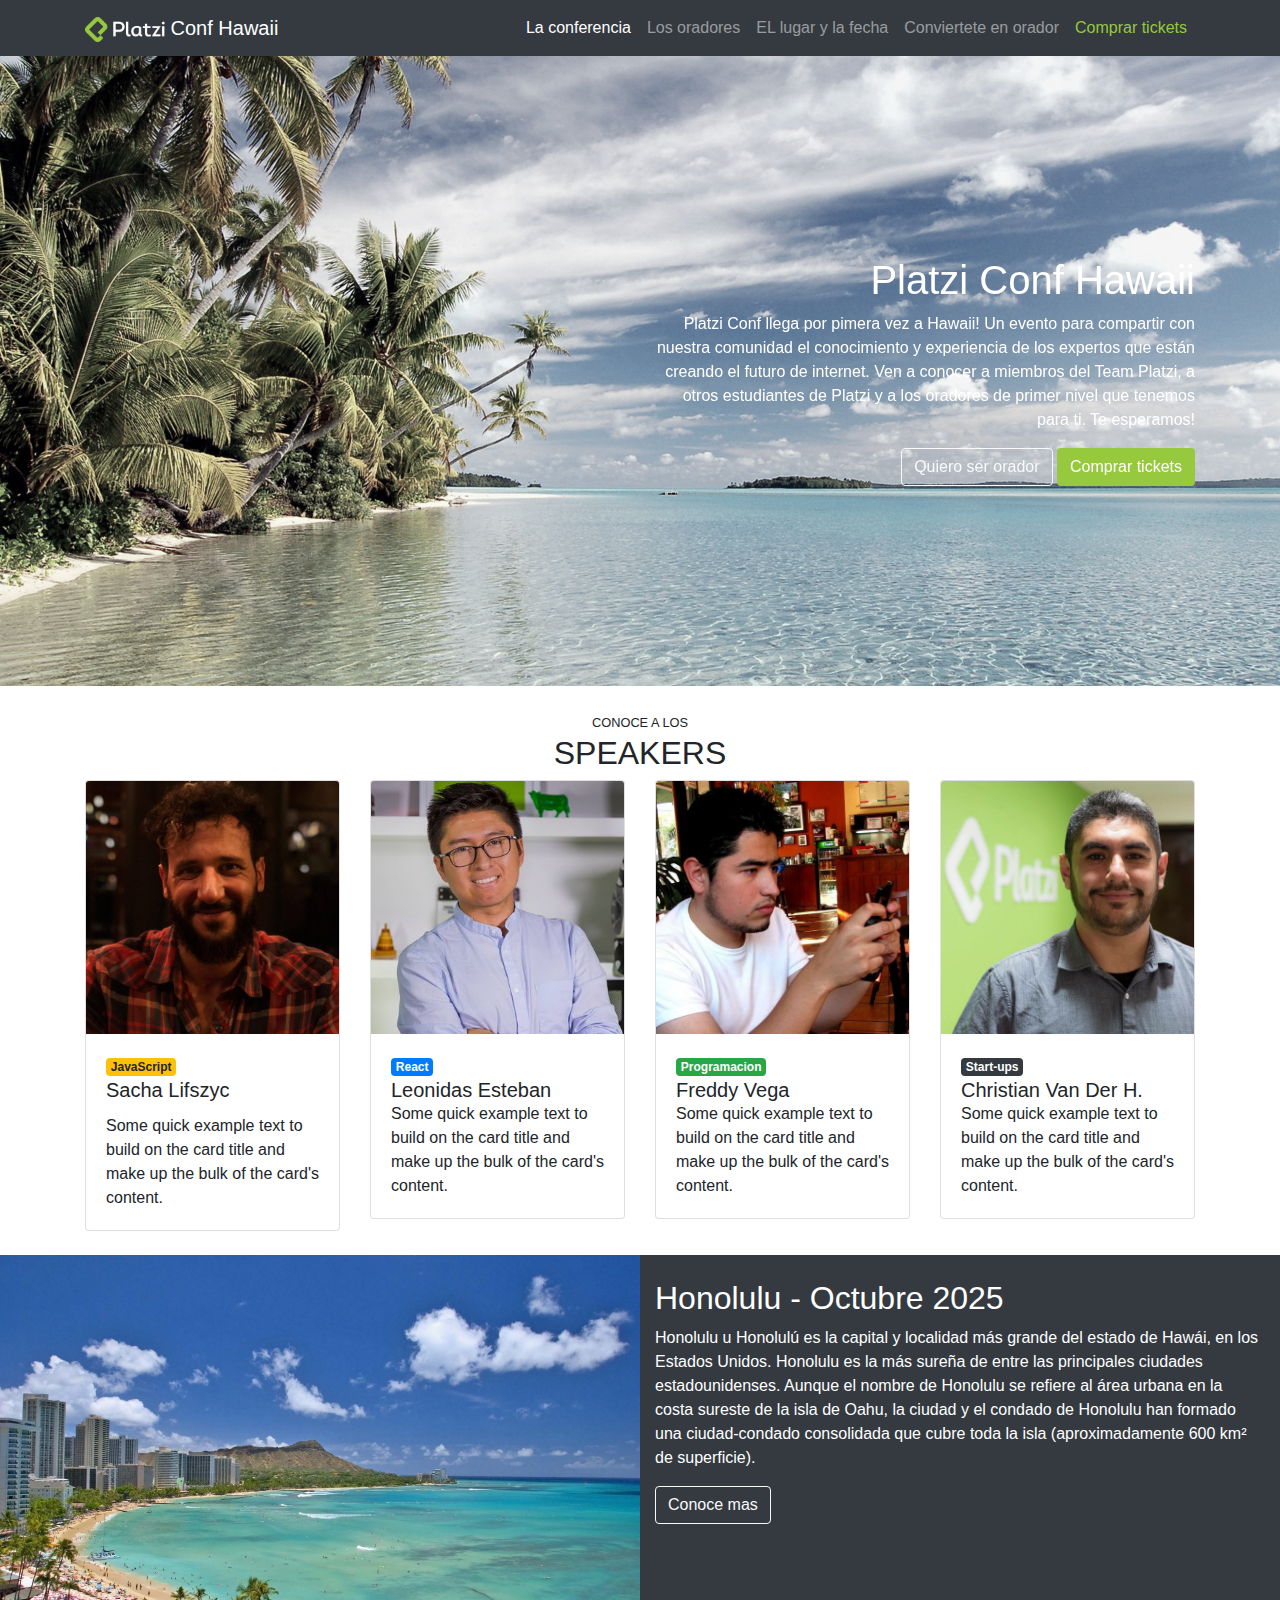
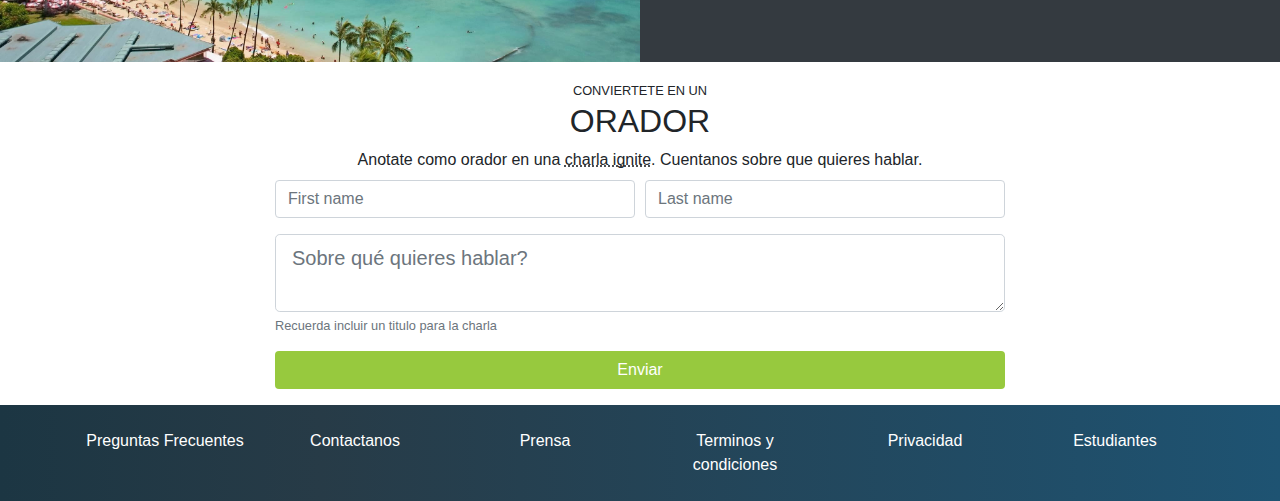
<file: index.html>
<!doctype html>
<html lang="en">

<head>
  <!-- Required meta tags -->
  <meta charset="utf-8">
  <meta name="viewport" content="width=device-width, initial-scale=1, shrink-to-fit=no">

  <!-- Bootstrap CSS -->
  <link rel="stylesheet" href="https://stackpath.bootstrapcdn.com/bootstrap/4.3.1/css/bootstrap.min.css" integrity="sha384-ggOyR0iXCbMQv3Xipma34MD+dH/1fQ784/j6cY/iJTQUOhcWr7x9JvoRxT2MZw1T" crossorigin="anonymous">
  <link rel="stylesheet" href="index.css">
  <!-- <style>
    .col {
      border: 1px solid blue;
    }
  </style> -->

  <title>PlatziConf Hawaii</title>
</head>
<body data-spy="scroll" data-target="#navbar" data-offset="57">
  <!-- header -->
  <nav id="header" class="navbar navbar-expand-lg navbar-dark bg-dark fixed-top">
    <div class="container">

      <a class="navbar-brand" href="#">
        <img src="images/platzi-logo.png" alt="platzi-logo">
        Conf Hawaii
      </a>
        <button class="navbar-toggler" type="button" data-toggle="collapse" data-target="#navbar" aria-controls="navbarSupportedContent" aria-expanded="false" aria-label="Toggle navigation">
          <span class="navbar-toggler-icon"></span>
        </button>

    <div class="collapse navbar-collapse" id="navbar">
      <ul class="navbar-nav ml-auto">
        <li class="nav-item">
          <a class="nav-link" href="#main">La conferencia <span class="sr-only">(current)</span></a>
        </li>
        <li class="nav-item">
          <a class="nav-link" href="#speakers">Los oradores</a>
        </li>
        <li class="nav-item">
          <a class="nav-link" href="#place-time">EL lugar y la fecha</a>
        </li>
        <li class="nav-item">
          <a class="nav-link" href="#conviertete-en-orador">Conviertete en orador</a>
        </li>
        <li class="nav-item">
          <a class="nav-link text-platzi" href="#" data-toggle="modal" data-target="#modalCompra">Comprar tickets</a>
        </li>
      </ul>
    </div>
  </div>
</nav>
<!-- final header -->
  <!-- Main  -->
  <main id="main">
      <div id="carousel" class="carousel slide carousel-fade" data-ride="carousel" data-pause="false">
        <div class="carousel-inner">
          <div class="carousel-item active">
            <img class="d-block w-100" src="images/hawaii.jpg" alt="Hawaii 1">
          </div>
          <div class="carousel-item">
            <img class="d-block w-100" src="images/hawaii2.jpg" alt="Hawaii 2">
          </div>
          <div class="carousel-item">
            <img class="d-block w-100" src="images/hawaii3.jpeg" alt="Hawaii 3">
          </div>
          <div class="overlay carousel-caption">
            <div class="container">
              <div class="row align-items-center">
                <div class="col-md-6 offset-md-6 text-center text-md-right">
                  <h1>Platzi Conf Hawaii</h1>
                  <p class="d-none d-md-block">
                    Platzi Conf llega por pimera vez a Hawaii! Un evento para
                    compartir con nuestra comunidad el conocimiento y experiencia
                    de los expertos que están creando el futuro de internet.
                    Ven a conocer a miembros del Team Platzi, a otros
                    estudiantes de Platzi y a los oradores de primer nivel
                    que tenemos para ti. Te esperamos!
                  </p>
                  <a href="#conviertete-en-orador" class="btn btn-outline-light">Quiero ser orador</a>
                  <button type="button" class="btn btn-platzi" data-toggle="modal" data-target="#modalCompra">Comprar tickets</button>
                </div>
              </div>
            </div>
          </div>
        </div>
      </div>
    </main>
  <!-- /Main  -->

  <!-- Speakers -->
  <section id="speakers" class="mt-4">
    <div class="container">
      <div class="row">
        <div class="col text-center text-uppercase">
          <small>Conoce a los</small>
          <h2>Speakers</h2>
        </div>
      </div>
      <div class="row">
        <div class="col-12 col-lg col-sm-6 mb-4">
          <div class="card">
            <img src="images/speakers/sacha.jpg" class="card-img-top" alt="foto de sacha">
              <div class="card-body">
                <div class="badges">
                  <span class="badge badge-warning">JavaScript</span>
                </div>
                <h5 class="card-title">Sacha Lifszyc</h5>
                <p class="card-text">Some quick example text to build on the card title and make up the bulk of the card's content.</p>
              </div>
          </div>
        </div>
        <div class="col-12 col-lg col-sm-6 mb-4">
          <div class="card">
            <img src="images/speakers/leonidas2.jpeg" class="card-img-top" alt="foto de leonidas">
              <div class="card-body">
                <div class="badges">
                  <span class="badge badge-primary">React</span>
                </div>
                <h5 class="card-title mb-0">Leonidas Esteban</h5>
                <p class="card-text">Some quick example text to build on the card title and make up the bulk of the card's content.</p>
              </div>
          </div>
        </div>
        <div class="col-12 col-lg col-sm-6 mb-4">
          <div class="card">
            <img src="images/speakers/freddy.jpeg" class="card-img-top" alt="foto de sacha">
              <div class="card-body">
                <div class="badges">
                  <span class="badge badge-success">Programacion</span>
                </div>
                <h5 class="card-title mb-0">Freddy Vega</h5>
                <p class="card-text">Some quick example text to build on the card title and make up the bulk of the card's content.</p>
              </div>
          </div>
        </div>
        <div class="col-12 col-lg col-sm-6 mb-4">
          <div class="card">
            <img src="images/speakers/cvander.jpeg" class="card-img-top" alt="foto de sacha">
              <div class="card-body">
                <div class="badges">
                  <span class="badge badge-dark">Start-ups</span>
                </div>
                <h5 class="card-title mb-0">Christian Van Der H.</h5>
                <p class="card-text">Some quick example text to build on the card title and make up the bulk of the card's content.</p>
              </div>
          </div>
        </div>
      </div>
    </div>
  </section>
  <!--/Speakers -->
  <!--Lugar y fecha -->
  <section id="place-time">
    <div class="container-fluid">
      <div class="row">
        <div class="col-12 col-lg-6 pl-0 pr-0">
          <img src="images/honolulu.jpg" alt="honolulu">
        </div>
        <div class="col-12 col-lg-6 pt-4 pb-4">
          <h2>Honolulu - Octubre 2025 </h2>
          <p>
            Honolulu u Honolulú​ es la capital y localidad más grande del estado de Hawái, en los Estados Unidos. Honolulu es la más sureña de entre las principales ciudades estadounidenses. Aunque el nombre de Honolulu se refiere al área urbana en la costa sureste de la isla de Oahu, la ciudad y el condado de Honolulu han formado una ciudad-condado consolidada que cubre toda la isla (aproximadamente 600 km² de superficie).
          </p>
          <a class="btn btn-outline-light" href="https://es.wikipedia.org/wiki/Honolulu">Conoce mas</a>
        </div>
      </div>
    </div>
  </section>
  <!--/Lugar y fecha -->

  <!-- Conviertete en orador -->
  <section id="conviertete-en-orador" class="pt-3 pb-3">
    <div class="container">
      <div class="row">
        <div class="col text-uppercase text-center">
          <small >Conviertete en un</small>
          <h2>Orador</h2>
        </div>
      </div>
      <div class="row">
        <div class="col text-center">
          Anotate como orador en una <abbr data-toggle="tooltip" title="Charlas de 5 minutos">charla ignite</abbr>.
          Cuentanos sobre que quieres hablar.
        </div>
      </div>
      <div class="row">
        <div class="col col-md-10 offset-md-1 col-lg-8 offset-lg-2 pt-2">
          <form>
            <div class="form-row">
              <div class="form-group col-12 col-md-6">
                <input type="text" class="form-control" placeholder="First name">
              </div>
              <div class="form-group col-12 col-md-6">
                <input type="text" class="form-control" placeholder="Last name">
              </div>
            </div>
            <div class="form-row">
              <div class="form-group col">
                <textarea name="text" class="form-control form-control-lg" placeholder="Sobre qué quieres hablar?"></textarea>
                <small class="form-text text-muted">
                  Recuerda incluir un titulo para la charla
                </small>
              </div>
            </div>
            <div class="form-row">
              <div class="col">
                <button type="button" class="btn btn-platzi btn-block">Enviar</button>
              </div>
            </div>
          </form>
        </div>
      </div>
    </div>
  </section>
  <!-- /Conviertete en orador -->

  <!-- footer -->
    <footer id="footer" class="pb-4 pt-4">
      <div class="container">
        <div class="row text-center">
          <div class="col-12 col-lg">
            <a href="#">Preguntas Frecuentes</a>
          </div>
          <div class="col-12 col-lg">
            <a href="#">Contactanos</a>
          </div>
          <div class="col-12 col-lg">
            <a href="#">Prensa</a>
          </div>
          <div class="col-12 col-lg">
            <a href="#">Terminos y condiciones</a>
          </div>
          <div class="col-12 col-lg">
            <a href="#">Privacidad</a>
          </div>
          <div class="col-12 col-lg">
            <a href="#">Estudiantes</a>
          </div>
        </div>
      </div>
    </footer>
  <!-- final footer -->
<!-- modal -->
<div class="modal fade" id="modalCompra" tabindex="-1" role="dialog" aria-labelledby="exampleModalCenterTitle" aria-hidden="true">
  <div class="modal-dialog modal-dialog-centered" role="document">
    <div class="modal-content">
      <div class="modal-header">
        <h5 class="modal-title" id="exampleModalCenterTitle">Comprar tickets</h5>
        <button type="button" class="close" data-dismiss="modal" aria-label="Close">
          <span aria-hidden="true">&times;</span>
        </button>
      </div>
      <div class="modal-body">
        <form>
          <div class="form-row">
            <div class="form-group col">
              <div class="input-group mb-3">
                  <div class="input-group-prepend">
                    <span class="input-group-text" id="basic-addon1">@</span>
                  </div>
                  <input type="text" class="form-control" placeholder="Username" aria-label="Username" aria-describedby="basic-addon1">
                </div>
            </div>
          </div>
        </form>
        <div class="alert alert-warning" role="alert">
            Recibiras un correo de confirmacion si sales sorteado.
          </div>
      </div>
      <div class="modal-footer">
        <button type="button" class="btn btn-secondary" data-dismiss="modal">Cancelar</button>
        <button type="button" class="btn btn-platzi">Comprar</button>
      </div>
    </div>
  </div>
</div>
  <!-- /modal -->
  <!-- Optional JavaScript -->
  <!-- jQuery first, then Popper.js, then Bootstrap JS -->
  <script src="https://code.jquery.com/jquery-3.3.1.slim.min.js" integrity="sha384-q8i/X+965DzO0rT7abK41JStQIAqVgRVzpbzo5smXKp4YfRvH+8abtTE1Pi6jizo" crossorigin="anonymous"></script>
  <script src="https://cdnjs.cloudflare.com/ajax/libs/popper.js/1.14.7/umd/popper.min.js" integrity="sha384-UO2eT0CpHqdSJQ6hJty5KVphtPhzWj9WO1clHTMGa3JDZwrnQq4sF86dIHNDz0W1" crossorigin="anonymous"></script>
  <script src="https://stackpath.bootstrapcdn.com/bootstrap/4.3.1/js/bootstrap.min.js" integrity="sha384-JjSmVgyd0p3pXB1rRibZUAYoIIy6OrQ6VrjIEaFf/nJGzIxFDsf4x0xIM+B07jRM" crossorigin="anonymous"></script>
  <script src="index.js"></script>
</body>

</html>
</file>
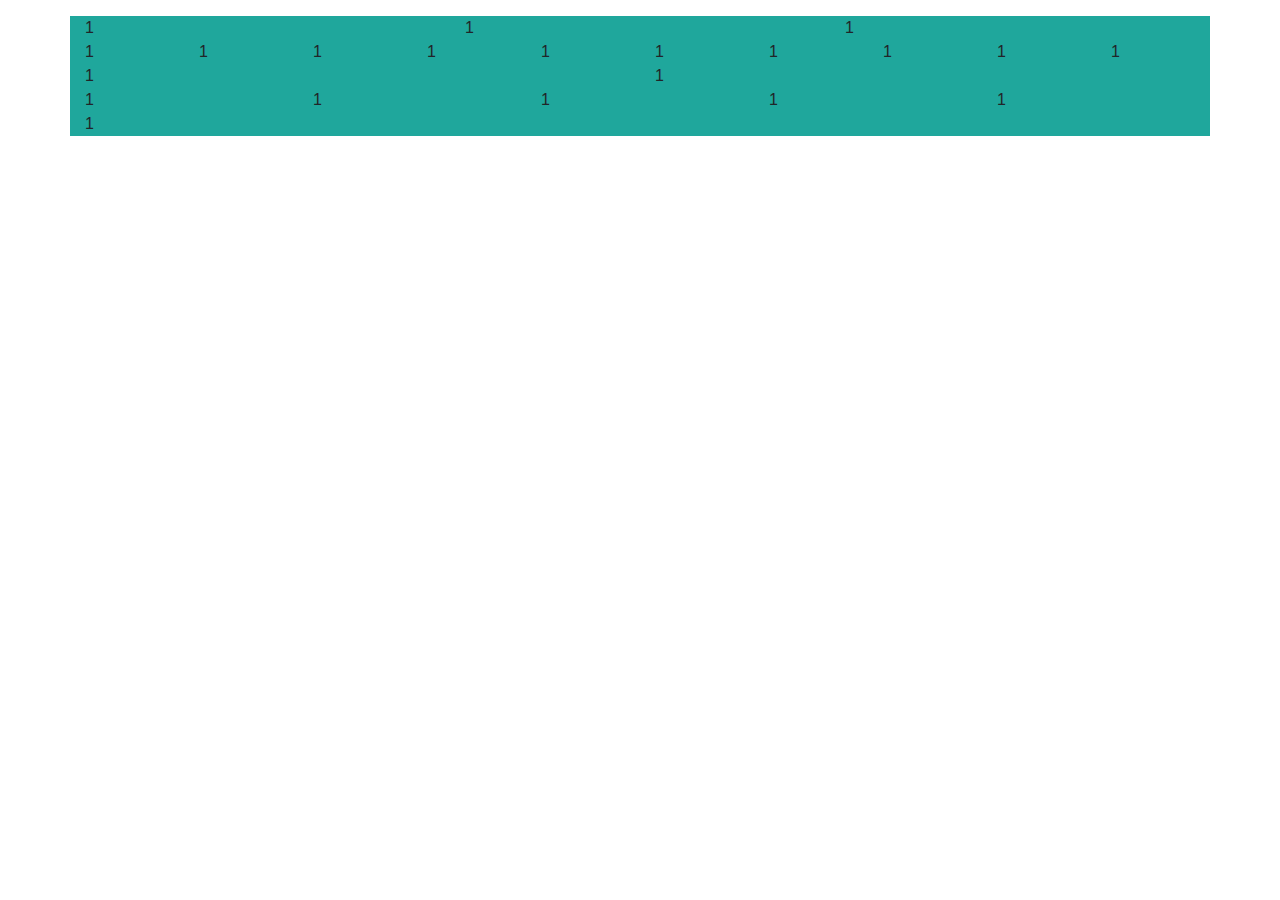
<file: reto1.html>
<!doctype html>
<html lang="en">
  <head>
  <!-- Required meta tags -->
  <meta charset="utf-8">
  <meta name="viewport" content="width=device-width, initial-scale=1, shrink-to-fit=no">

  <!-- Bootstrap CSS -->
  <link rel="stylesheet" href="https://stackpath.bootstrapcdn.com/bootstrap/4.3.1/css/bootstrap.min.css" integrity="sha384-ggOyR0iXCbMQv3Xipma34MD+dH/1fQ784/j6cY/iJTQUOhcWr7x9JvoRxT2MZw1T" crossorigin="anonymous">

  <title>Hello, world!</title>
</head>

<body>
  <div class="container mt-3" style="background: #1fa79c">
    <div class="row">
      <div class="col">
        1
      </div>
      <div class="col">
        1
      </div>
      <div class="col">
        1
      </div>
    </div>
    <div class="row">
      <div class="col">
        1
      </div>
      <div class="col">
        1
      </div>
      <div class="col">
        1
      </div>
      <div class="col">
        1
      </div>
      <div class="col">
        1
      </div>
      <div class="col">
        1
      </div>
      <div class="col">
        1
      </div>
      <div class="col">
        1
      </div>
      <div class="col">
        1
      </div>
      <div class="col">
        1
      </div>
    </div>
    <div class="row">
      <div class="col">
        1
      </div>
      <div class="col">
        1
      </div>
    </div>
    <div class="row">
      <div class="col">
        1
      </div>
      <div class="col">
        1
      </div>
      <div class="col">
        1
      </div>
      <div class="col">
        1
      </div>
      <div class="col">
        1
      </div>
    </div>
    <div class="row">
      <div class="col">
        1
      </div>
    </div>
  </div>

  <!-- Optional JavaScript -->
  <!-- jQuery first, then Popper.js, then Bootstrap JS -->
  <script src="https://code.jquery.com/jquery-3.3.1.slim.min.js" integrity="sha384-q8i/X+965DzO0rT7abK41JStQIAqVgRVzpbzo5smXKp4YfRvH+8abtTE1Pi6jizo" crossorigin="anonymous"></script>
  <script src="https://cdnjs.cloudflare.com/ajax/libs/popper.js/1.14.7/umd/popper.min.js" integrity="sha384-UO2eT0CpHqdSJQ6hJty5KVphtPhzWj9WO1clHTMGa3JDZwrnQq4sF86dIHNDz0W1" crossorigin="anonymous"></script>
  <script src="https://stackpath.bootstrapcdn.com/bootstrap/4.3.1/js/bootstrap.min.js" integrity="sha384-JjSmVgyd0p3pXB1rRibZUAYoIIy6OrQ6VrjIEaFf/nJGzIxFDsf4x0xIM+B07jRM" crossorigin="anonymous"></script>
</body></html>
</file>
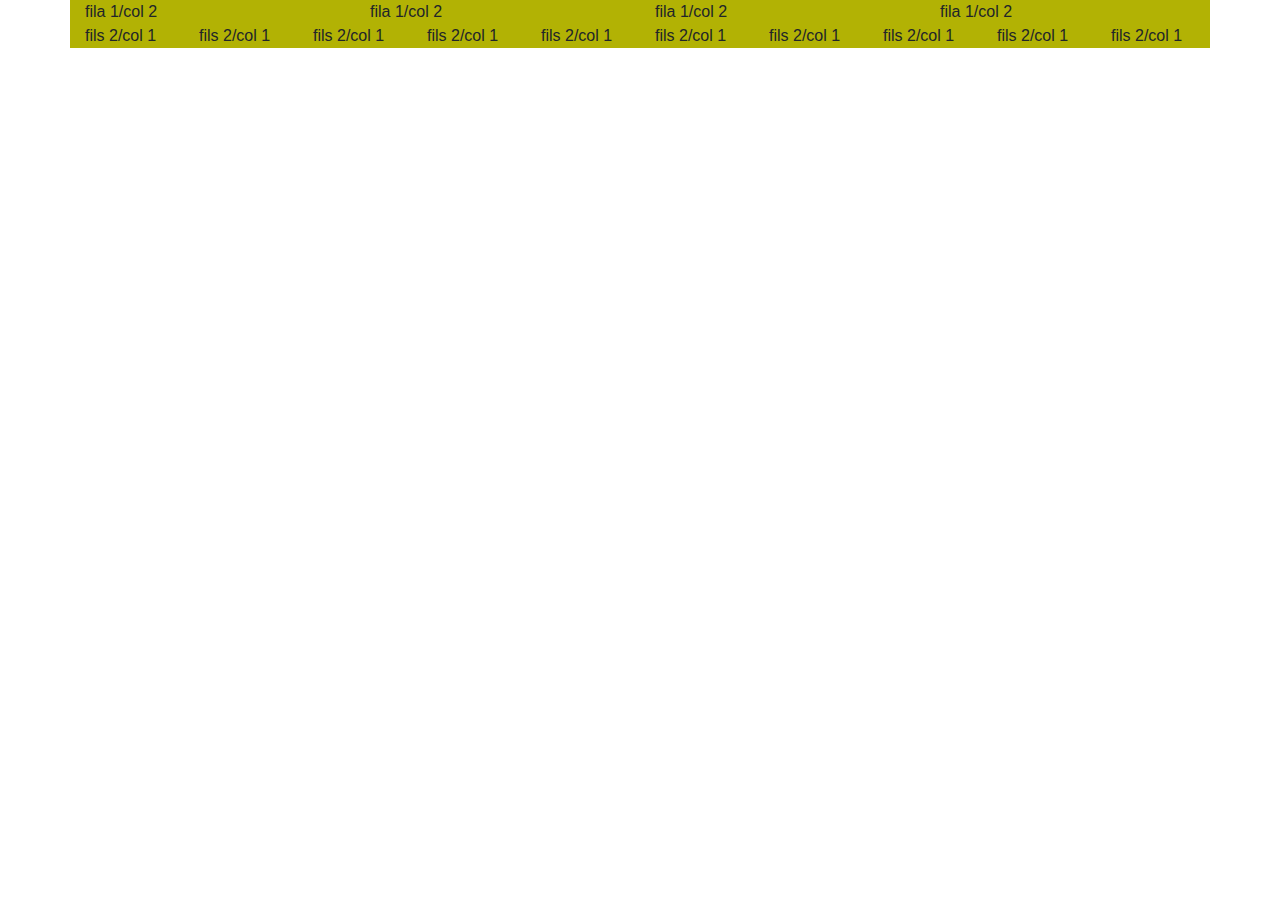
<file: reto2.html>
<!doctype html>
<html lang="en">
  <head>
  <!-- Required meta tags -->
  <meta charset="utf-8">
  <meta name="viewport" content="width=device-width, initial-scale=1, shrink-to-fit=no">

  <!-- Bootstrap CSS -->
  <link rel="stylesheet" href="https://stackpath.bootstrapcdn.com/bootstrap/4.3.1/css/bootstrap.min.css" integrity="sha384-ggOyR0iXCbMQv3Xipma34MD+dH/1fQ784/j6cY/iJTQUOhcWr7x9JvoRxT2MZw1T" crossorigin="anonymous">

  <title>Hello, world!</title>
</head>

<body>
  <div class="container" style="background: #b2b204">
    <div class="row">
      <div class="col-6 col-sm-3">
        fila 1/col 2
      </div>
      <div class="col-6 col-sm-3">
        fila 1/col 2
      </div>
      <div class="col-6 col-sm-3">
        fila 1/col 2
      </div>
      <div class="col-6 col-sm-3">
        fila 1/col 2
      </div>
    </div>
    <div class="row">
      <div class="col-12 col-sm-6 col-xl">
        fils 2/col 1
      </div>
      <div class="col-12 col-sm-6 col-xl">
        fils 2/col 1
      </div>
      <div class="col-12 col-sm-6 col-xl">
        fils 2/col 1
      </div>
      <div class="col-12 col-sm-6 col-xl">
        fils 2/col 1
      </div>
      <div class="col-12 col-sm-6 col-xl">
        fils 2/col 1
      </div>
      <div class="col-12 col-sm-6 col-xl">
        fils 2/col 1
      </div>
      <div class="col-12 col-sm-6 col-xl">
        fils 2/col 1
      </div>
      <div class="col-12 col-sm-6 col-xl">
        fils 2/col 1
      </div>
      <div class="col-12 col-sm-6 col-xl">
        fils 2/col 1
      </div>
      <div class="col-12 col-sm-6 col-xl">
        fils 2/col 1
      </div>
    </div>
  </div>

  <!-- Optional JavaScript -->
  <!-- jQuery first, then Popper.js, then Bootstrap JS -->
  <script src="https://code.jquery.com/jquery-3.3.1.slim.min.js" integrity="sha384-q8i/X+965DzO0rT7abK41JStQIAqVgRVzpbzo5smXKp4YfRvH+8abtTE1Pi6jizo" crossorigin="anonymous"></script>
  <script src="https://cdnjs.cloudflare.com/ajax/libs/popper.js/1.14.7/umd/popper.min.js" integrity="sha384-UO2eT0CpHqdSJQ6hJty5KVphtPhzWj9WO1clHTMGa3JDZwrnQq4sF86dIHNDz0W1" crossorigin="anonymous"></script>
  <script src="https://stackpath.bootstrapcdn.com/bootstrap/4.3.1/js/bootstrap.min.js" integrity="sha384-JjSmVgyd0p3pXB1rRibZUAYoIIy6OrQ6VrjIEaFf/nJGzIxFDsf4x0xIM+B07jRM" crossorigin="anonymous"></script>
</body></html>
</file>
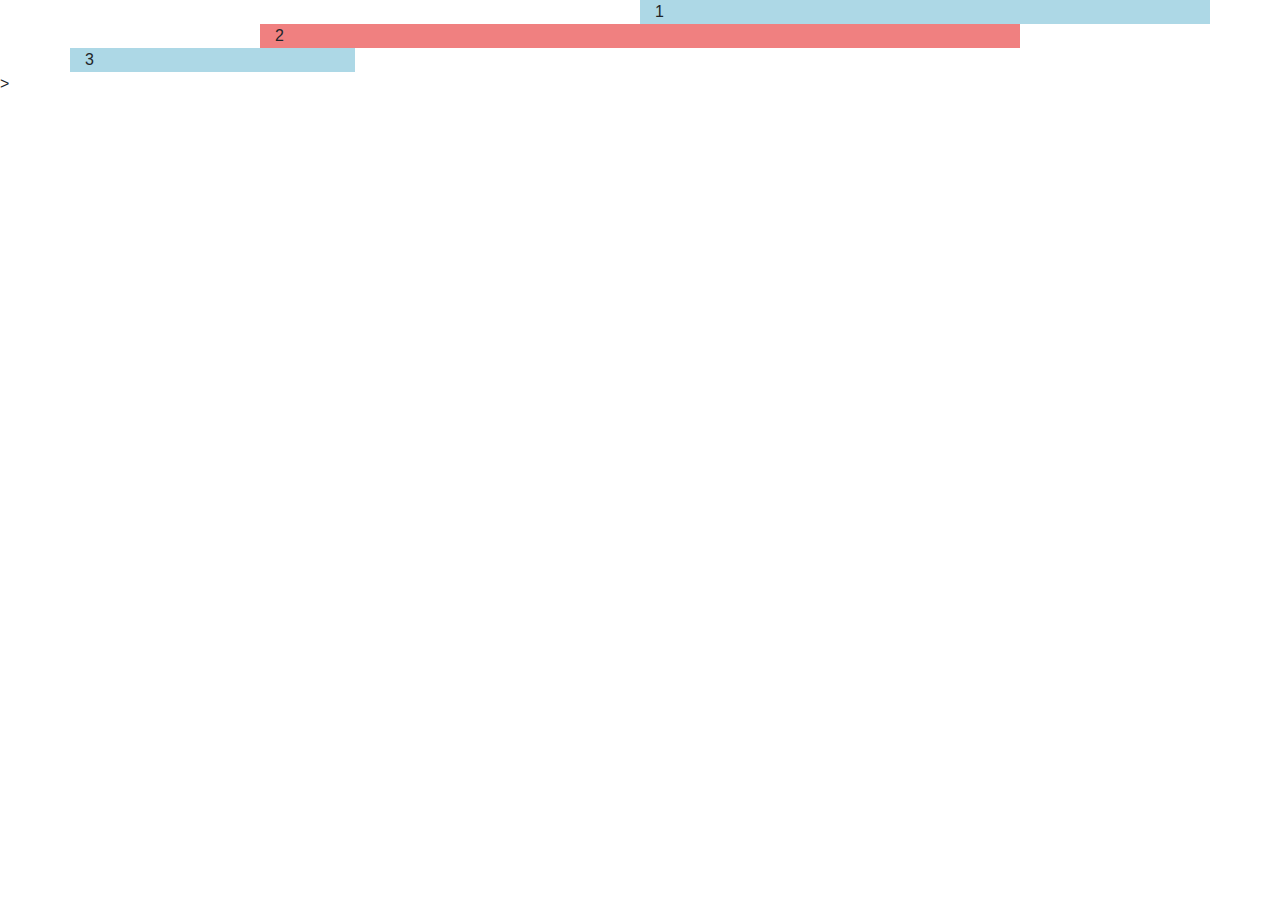
<file: reto3.html>
<!doctype html>
<html lang="en">
  <head>
    <!-- Required meta tags -->
    <meta charset="utf-8">
    <meta name="viewport" content="width=device-width, initial-scale=1, shrink-to-fit=no">

    <!-- Bootstrap CSS -->
    <link rel="stylesheet" href="https://stackpath.bootstrapcdn.com/bootstrap/4.3.1/css/bootstrap.min.css" integrity="sha384-ggOyR0iXCbMQv3Xipma34MD+dH/1fQ784/j6cY/iJTQUOhcWr7x9JvoRxT2MZw1T" crossorigin="anonymous">

    <title>Hello, world!</title>
  </head>
  <body>
    <div class="container">
  <div class="row" >
    <div class="col-12 col-md-6 offset-md-6" style="background: lightblue">
        1
    </div>
  </div>
  <div class="row" >
    <div class="col-8 col-md-8 offset-md-2" style="background: lightcoral">
      2
    </div>
  </div>
  <div class="row" >
    <div class="col-3 offset-9 offset-md-0" style="background: lightblue">
      3
    </div>
  </div>
</div>>

    <!-- Optional JavaScript -->
    <!-- jQuery first, then Popper.js, then Bootstrap JS -->
    <script src="https://code.jquery.com/jquery-3.3.1.slim.min.js" integrity="sha384-q8i/X+965DzO0rT7abK41JStQIAqVgRVzpbzo5smXKp4YfRvH+8abtTE1Pi6jizo" crossorigin="anonymous"></script>
    <script src="https://cdnjs.cloudflare.com/ajax/libs/popper.js/1.14.7/umd/popper.min.js" integrity="sha384-UO2eT0CpHqdSJQ6hJty5KVphtPhzWj9WO1clHTMGa3JDZwrnQq4sF86dIHNDz0W1" crossorigin="anonymous"></script>
    <script src="https://stackpath.bootstrapcdn.com/bootstrap/4.3.1/js/bootstrap.min.js" integrity="sha384-JjSmVgyd0p3pXB1rRibZUAYoIIy6OrQ6VrjIEaFf/nJGzIxFDsf4x0xIM+B07jRM" crossorigin="anonymous"></script>
  </body>
</html>
</file>
<file: index.css>
.text-platzi{
  color: #97c93e !important;
}
.btn-platzi{
  background-color: #97c93e;
  color: white;
}
.btn-platzi:hover{
  background-color: #82ad36;
}

#header img{
  width: 80px;
}
#header{
  position: sticky;
}

#main .carousel-inner img{
  max-height:70vh;
  object-fit: cover;
  filter: grayscale(70%);
}
#carousel {
  position: relative;
}

#carousel .overlay {
  position: absolute;
  top: 0;
  bottom: 0;
  left: 0;
  right: 0;
  background-color: rgba(0s, 0, 0, 0.5);
  color: white;
}

#carousel .overlay .container,
#carousel .overlay .row {
  height: 100%;
}
#place-time{
  background-color: #343a40;
  color: white;
}

#place-time img{
  max-width: 100%
}
/* #carousel .overlay .container,
#carousel .overlay .row {
  height: 100%;
} */

#footer{
  background: linear-gradient(90deg, #1c3643, #273b47 25%, #1e5372);
}
#footer a{
  color: white;
}
</file>
